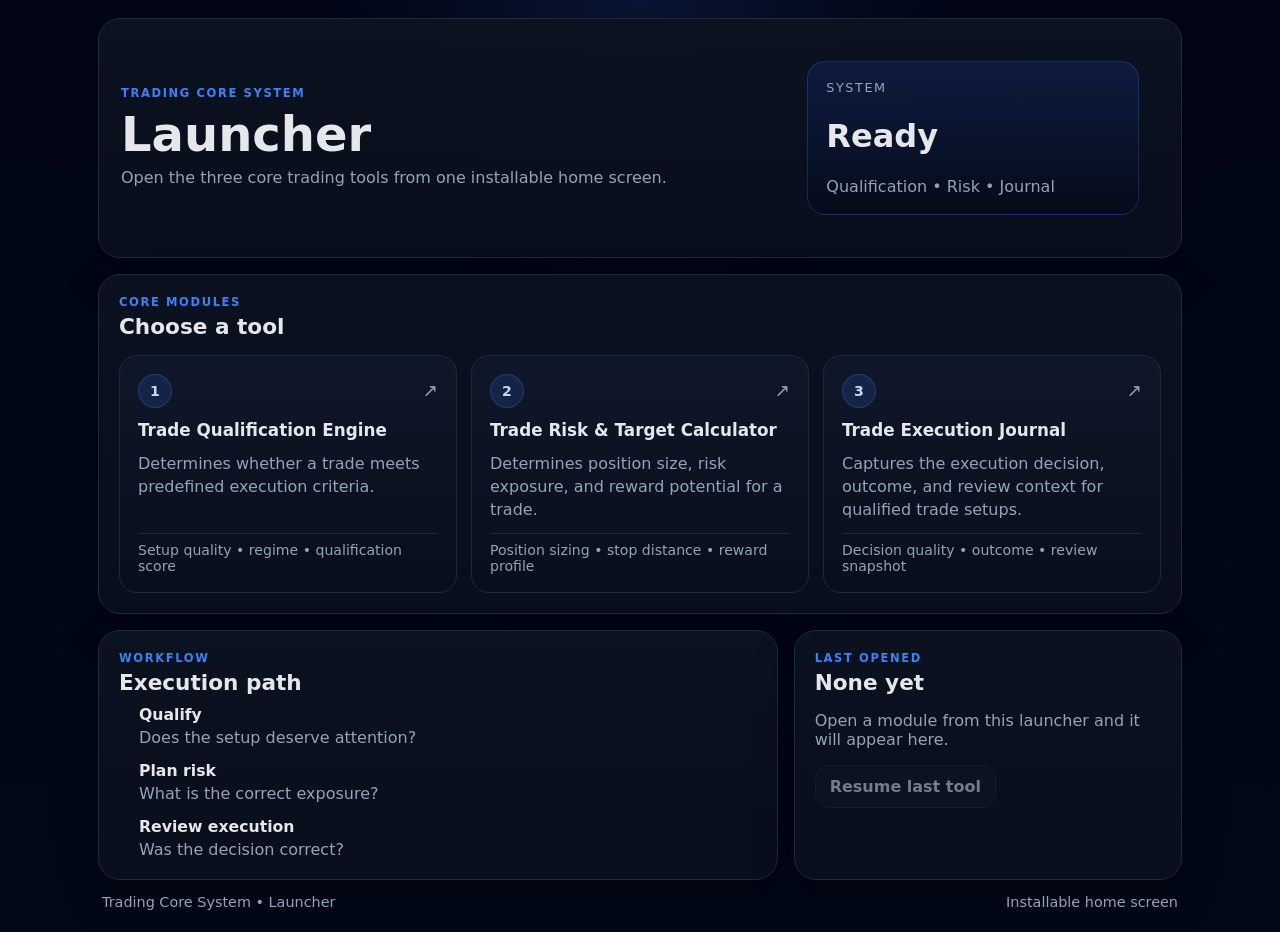
<file: index.html>
<!doctype html>
<html lang="en">
<head>
  <meta charset="utf-8" />
  <meta name="viewport" content="width=device-width, initial-scale=1" />
  <meta name="theme-color" content="#020617" />
  <meta name="description" content="Trading Core System launcher for Qualification, Risk, and Journal tools." />
  <title>Trading Core System</title>
  <link rel="manifest" href="manifest.webmanifest" />
  <link rel="stylesheet" href="styles.css" />
</head>
<body>
  <div class="shell">
    <header class="hero card">
      <div class="hero-copy">
        <div class="eyebrow">Trading Core System</div>
        <h1>Launcher</h1>
        <p class="subtitle">Open the three core trading tools from one installable home screen.</p>
      </div>
      <div class="hero-side">
        <div class="status-card">
          <div class="status-label">System</div>
          <div class="status-value">Ready</div>
          <div class="status-meta">Qualification • Risk • Journal</div>
        </div>
      </div>
    </header>

    <main class="grid">
      <section class="card stack span-2">
        <div class="section-head">
          <div>
            <div class="section-label">Core Modules</div>
            <h2>Choose a tool</h2>
          </div>
          <button id="installBtn" class="btn btn-primary" hidden>Install</button>
        </div>

        <div class="tool-grid">
          <a class="tool-card" href="./qualification/index.html" data-tool="qualification">
            <div class="tool-top">
              <span class="tool-tag">1</span>
              <span class="open-arrow">↗</span>
            </div>
            <h3>Trade Qualification Engine</h3>
            <p>Determines whether a trade meets predefined execution criteria.</p>
            <div class="tool-meta">Setup quality • regime • qualification score</div>
          </a>

          <a class="tool-card" href="./risk/index.html" data-tool="risk">
            <div class="tool-top">
              <span class="tool-tag">2</span>
              <span class="open-arrow">↗</span>
            </div>
            <h3>Trade Risk &amp; Target Calculator</h3>
            <p>Determines position size, risk exposure, and reward potential for a trade.</p>
            <div class="tool-meta">Position sizing • stop distance • reward profile</div>
          </a>

          <a class="tool-card" href="./journal/index.html" data-tool="journal">
            <div class="tool-top">
              <span class="tool-tag">3</span>
              <span class="open-arrow">↗</span>
            </div>
            <h3>Trade Execution Journal</h3>
            <p>Captures the execution decision, outcome, and review context for qualified trade setups.</p>
            <div class="tool-meta">Decision quality • outcome • review snapshot</div>
          </a>
        </div>
      </section>

      <section class="card stack">
        <div class="section-label">Workflow</div>
        <h2>Execution path</h2>
        <ol class="flow-list">
          <li><strong>Qualify</strong><span>Does the setup deserve attention?</span></li>
          <li><strong>Plan risk</strong><span>What is the correct exposure?</span></li>
          <li><strong>Review execution</strong><span>Was the decision correct?</span></li>
        </ol>
      </section>

      <section class="card stack">
        <div class="section-label">Last Opened</div>
        <h2 id="lastOpenedTitle">None yet</h2>
        <p id="lastOpenedMeta" class="muted">Open a module from this launcher and it will appear here.</p>
        <button id="resumeBtn" class="btn btn-secondary" disabled>Resume last tool</button>
      </section>
    </main>

    <footer class="footer">
      <span>Trading Core System • Launcher</span>
      <span>Installable home screen</span>
    </footer>
  </div>

  <script src="app.js" defer></script>
</body>
</html>
</file>
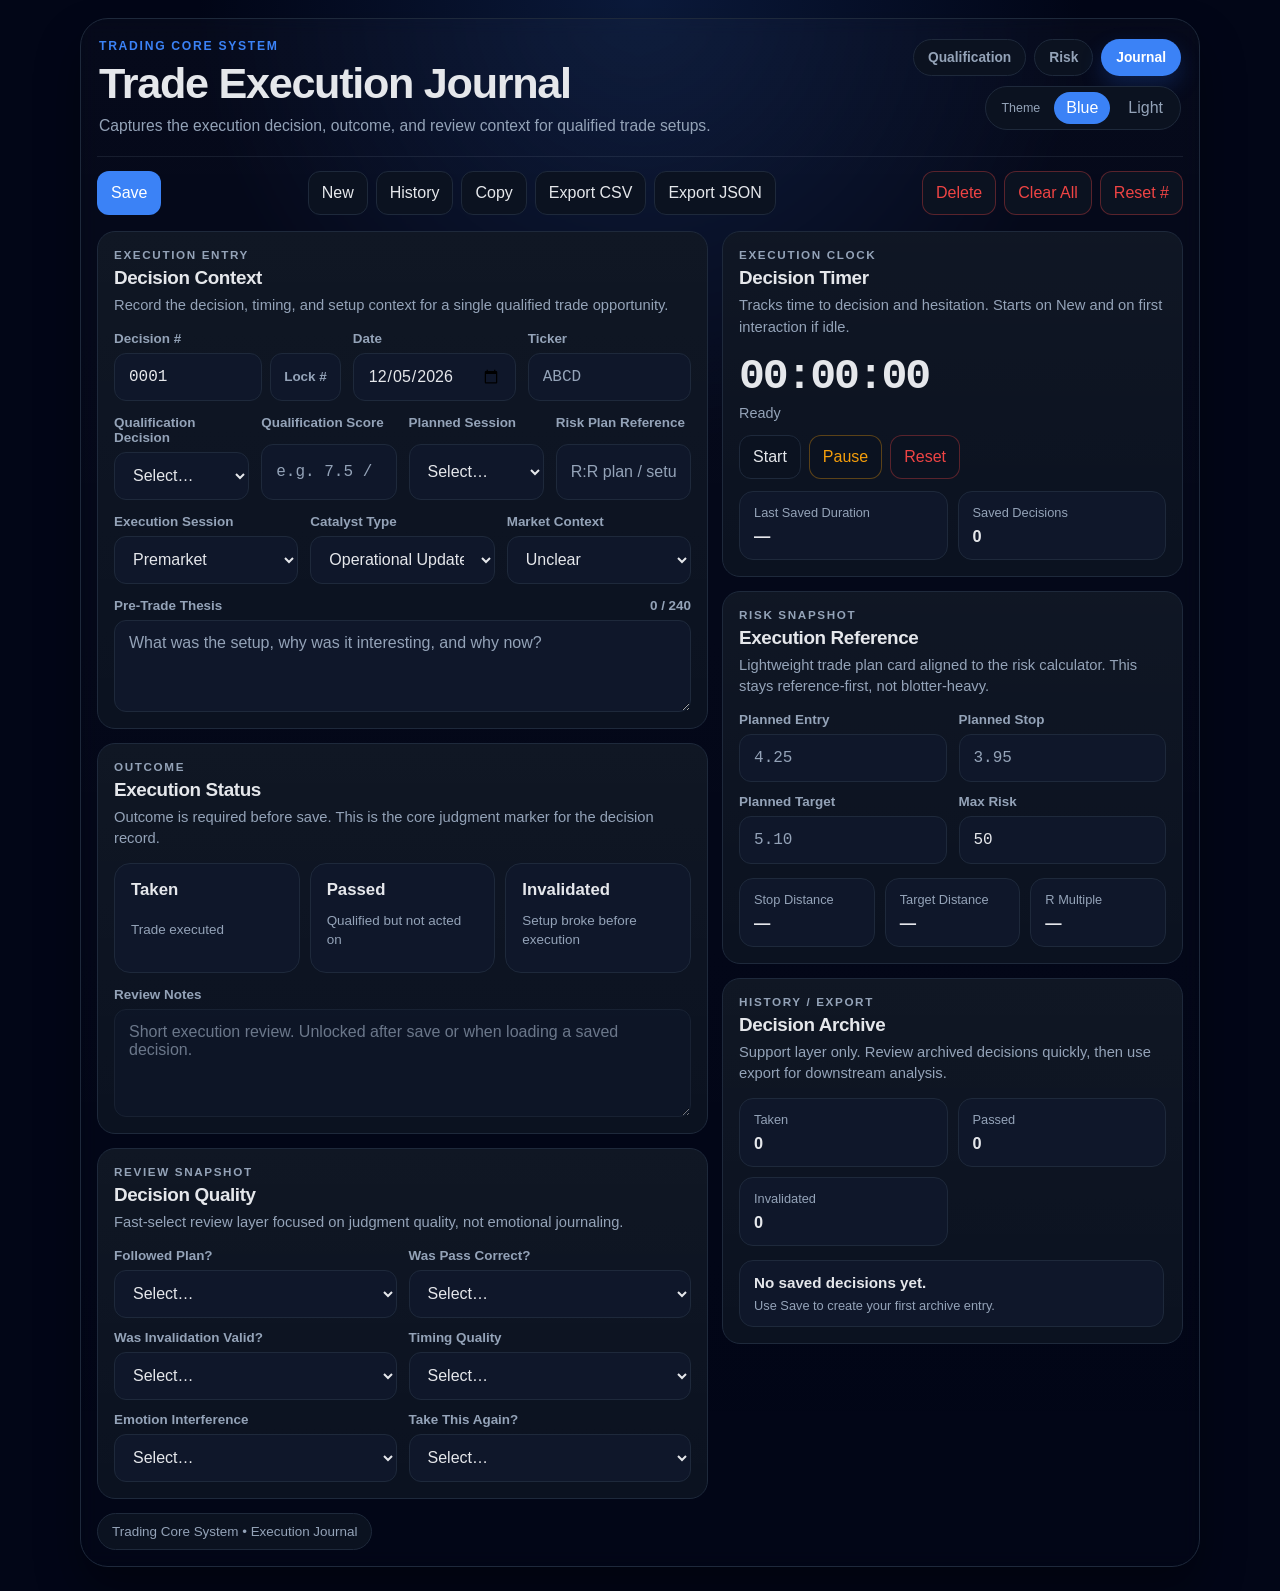
<file: journal/index.html>
<!DOCTYPE html>
<html lang="en">
<head>
  <meta charset="UTF-8" />
  <meta name="viewport" content="width=device-width, initial-scale=1.0, viewport-fit=cover" />
  <title>Trade Execution Journal</title>
  <meta name="theme-color" content="#020617" />
  <meta name="description" content="Captures the execution decision, outcome, and review context for qualified trade setups." />
  <link rel="manifest" href="manifest.webmanifest" />
  <link rel="stylesheet" href="styles.css" />
</head>
<body>
  <div class="shell">
    <div class="frame">
      <header class="app-header">
        <div class="brand-block">
          <p class="eyebrow">Trading Core System</p>
          <h1>Trade Execution Journal</h1>
          <p class="subtitle">Captures the execution decision, outcome, and review context for qualified trade setups.</p>
        </div>

        <div class="header-tools">
          <nav class="top-nav" aria-label="Trading Core System modules">
  <a href="../qualification/index.html" class="top-nav-link">Qualification</a>
  <a href="../risk/index.html" class="top-nav-link">Risk</a>
  <a href="../journal/index.html" class="top-nav-link is-active" aria-current="page">Journal</a>
</nav>

          <div class="theme-toggle" id="themeToggle" aria-label="Theme toggle">
            <span>Theme</span>
            <button type="button" data-theme="blue" class="active">Blue</button>
            <button type="button" data-theme="light">Light</button>
          </div>
        </div>
      </header>

      <nav class="action-bar" aria-label="Journal actions">
        <div class="action-group action-group-primary">
          <button type="button" class="btn btn-primary" id="btnSave">Save</button>
        </div>
        <div class="action-group">
          <button type="button" class="btn" id="btnNew">New</button>
          <button type="button" class="btn" id="btnHistory">History</button>
          <button type="button" class="btn" id="btnCopy">Copy</button>
          <button type="button" class="btn" id="btnExportCSV">Export CSV</button>
          <button type="button" class="btn" id="btnExportJSON">Export JSON</button>
        </div>
        <div class="action-group action-group-danger">
          <button type="button" class="btn btn-danger" id="btnDelete">Delete</button>
          <button type="button" class="btn btn-danger" id="btnClearAll">Clear All</button>
          <button type="button" class="btn btn-danger" id="btnResetCounter">Reset #</button>
        </div>
      </nav>

      <main class="main-grid">
        <section class="left-column">
          <section class="card section-card">
            <div class="section-head">
              <p class="section-kicker">Execution Entry</p>
              <h2>Decision Context</h2>
              <p class="helper">Record the decision, timing, and setup context for a single qualified trade opportunity.</p>
            </div>

            <div class="identity-grid">
              <label class="field field-compact">
                <span>Decision #</span>
                <div class="field-inline">
                  <input id="decisionNo" class="mono" type="text" inputmode="numeric" placeholder="0001" />
                  <label class="lock-pill" title="Lock decision number">
                    <input id="lockDecision" type="checkbox" />
                    <span>Lock #</span>
                  </label>
                </div>
              </label>

              <label class="field field-compact">
                <span>Date</span>
                <input id="date" type="date" />
              </label>

              <label class="field field-compact">
                <span>Ticker</span>
                <input id="ticker" class="mono" type="text" maxlength="10" autocomplete="off" placeholder="ABCD" />
              </label>
            </div>

            <div class="input-grid input-grid-4">
              <label class="field">
                <span>Qualification Decision</span>
                <select id="qualificationDecision">
                  <option value="">Select…</option>
                  <option>Qualified</option>
                  <option>Borderline</option>
                  <option>Rejected</option>
                </select>
              </label>

              <label class="field">
                <span>Qualification Score</span>
                <input id="qualificationScore" type="text" class="mono" placeholder="e.g. 7.5 / 10" />
              </label>

              <label class="field">
                <span>Planned Session</span>
                <select id="plannedSession">
                  <option value="">Select…</option>
                  <option>Premarket</option>
                  <option>Open (9:30–10:30)</option>
                  <option>Midday</option>
                  <option>Power Hour</option>
                  <option>After Hours</option>
                </select>
              </label>

              <label class="field">
                <span>Risk Plan Reference</span>
                <input id="riskPlanReference" type="text" placeholder="R:R plan / setup ref" />
              </label>
            </div>

            <div class="input-grid input-grid-3">
              <label class="field">
                <span>Execution Session</span>
                <select id="session">
                  <option>Premarket</option>
                  <option>Open (9:30–10:30)</option>
                  <option>Midday</option>
                  <option>Power Hour</option>
                  <option>After Hours</option>
                </select>
              </label>

              <label class="field">
                <span>Catalyst Type</span>
                <select id="catalyst">
                  <option>Clinical Data</option>
                  <option>Regulatory</option>
                  <option>Financial</option>
                  <option>M&amp;A</option>
                  <option>Operational Update</option>
                  <option>Corporate Strategy / Business Transformation</option>
                  <option>Leadership Change</option>
                  <option>Legal</option>
                  <option>IP/Patent</option>
                  <option>Other / None</option>
                </select>
              </label>

              <label class="field">
                <span>Market Context</span>
                <select id="marketState">
                  <option>Unclear</option>
                  <option>Trend Day</option>
                  <option>Choppy</option>
                  <option>Risk-On</option>
                  <option>Risk-Off</option>
                </select>
              </label>
            </div>

            <div class="field field-full">
              <div class="field-headline">
                <span>Pre-Trade Thesis</span>
                <span class="char-counter" id="charCounter">0 / 240</span>
              </div>
              <textarea id="thesis" maxlength="240" placeholder="What was the setup, why was it interesting, and why now?"></textarea>
            </div>
          </section>

          <section class="card section-card">
            <div class="section-head">
              <p class="section-kicker">Outcome</p>
              <h2>Execution Status</h2>
              <p class="helper">Outcome is required before save. This is the core judgment marker for the decision record.</p>
            </div>

            <div class="outcome-grid" id="outcomeRow">
              <label class="outcome-card outcome-taken" data-val="Taken">
                <input type="radio" name="outcome" value="Taken" />
                <span class="outcome-label">Taken</span>
                <span class="outcome-sub">Trade executed</span>
              </label>
              <label class="outcome-card outcome-passed" data-val="Passed">
                <input type="radio" name="outcome" value="Passed" />
                <span class="outcome-label">Passed</span>
                <span class="outcome-sub">Qualified but not acted on</span>
              </label>
              <label class="outcome-card outcome-invalidated" data-val="Invalidated">
                <input type="radio" name="outcome" value="Invalidated" />
                <span class="outcome-label">Invalidated</span>
                <span class="outcome-sub">Setup broke before execution</span>
              </label>
            </div>

            <label class="field field-full">
              <span>Review Notes</span>
              <textarea id="outcomeNotes" class="notes" placeholder="Short execution review. Unlocked after save or when loading a saved decision."></textarea>
            </label>
          </section>

          <section class="card section-card">
            <div class="section-head">
              <p class="section-kicker">Review Snapshot</p>
              <h2>Decision Quality</h2>
              <p class="helper">Fast-select review layer focused on judgment quality, not emotional journaling.</p>
            </div>

            <div class="review-grid">
              <label class="field">
                <span>Followed Plan?</span>
                <select id="followedPlan">
                  <option value="">Select…</option>
                  <option>Yes</option>
                  <option>No</option>
                  <option>Partial</option>
                </select>
              </label>

              <label class="field">
                <span>Was Pass Correct?</span>
                <select id="passCorrect">
                  <option value="">Select…</option>
                  <option>Yes</option>
                  <option>No</option>
                  <option>N/A</option>
                </select>
              </label>

              <label class="field">
                <span>Was Invalidation Valid?</span>
                <select id="invalidationValid">
                  <option value="">Select…</option>
                  <option>Yes</option>
                  <option>No</option>
                  <option>N/A</option>
                </select>
              </label>

              <label class="field">
                <span>Timing Quality</span>
                <select id="timingQuality">
                  <option value="">Select…</option>
                  <option>Good</option>
                  <option>Late</option>
                  <option>Early</option>
                </select>
              </label>

              <label class="field">
                <span>Emotion Interference</span>
                <select id="emotionInterference">
                  <option value="">Select…</option>
                  <option>None</option>
                  <option>Mild</option>
                  <option>High</option>
                </select>
              </label>

              <label class="field">
                <span>Take This Again?</span>
                <select id="takeAgain">
                  <option value="">Select…</option>
                  <option>Yes</option>
                  <option>No</option>
                  <option>Maybe</option>
                </select>
              </label>
            </div>
          </section>
        </section>

        <section class="right-column">
          <section class="card section-card timer-section">
            <div class="section-head">
              <p class="section-kicker">Execution Clock</p>
              <h2>Decision Timer</h2>
              <p class="helper">Tracks time to decision and hesitation. Starts on New and on first interaction if idle.</p>
            </div>

            <div class="timer-card">
              <div class="timer-head">
                <div>
                  <div class="timer-value mono" id="timerClock">00:00:00</div>
                  <div class="timer-status" id="timerStatus">Ready</div>
                </div>
                <div class="timer-actions">
                  <button type="button" class="btn" id="btnTimerStart">Start</button>
                  <button type="button" class="btn btn-warn" id="btnTimerPause">Pause</button>
                  <button type="button" class="btn btn-danger" id="btnTimerReset">Reset</button>
                </div>
              </div>

              <div class="timer-stats">
                <article class="mini-stat">
                  <span>Last Saved Duration</span>
                  <strong id="statLastDur">—</strong>
                </article>
                <article class="mini-stat">
                  <span>Saved Decisions</span>
                  <strong id="statSaved">0</strong>
                </article>
              </div>
            </div>
          </section>

          <section class="card section-card">
            <div class="section-head">
              <p class="section-kicker">Risk Snapshot</p>
              <h2>Execution Reference</h2>
              <p class="helper">Lightweight trade plan card aligned to the risk calculator. This stays reference-first, not blotter-heavy.</p>
            </div>

            <div class="input-grid input-grid-2">
              <label class="field">
                <span>Planned Entry</span>
                <input id="plannedEntry" class="mono" type="number" step="0.0001" placeholder="4.25" />
              </label>

              <label class="field">
                <span>Planned Stop</span>
                <input id="plannedStop" class="mono" type="number" step="0.0001" placeholder="3.95" />
              </label>

              <label class="field">
                <span>Planned Target</span>
                <input id="plannedTarget" class="mono" type="number" step="0.0001" placeholder="5.10" />
              </label>

              <label class="field">
                <span>Max Risk</span>
                <input id="maxRisk" class="mono" type="number" step="1" placeholder="50" />
              </label>
            </div>

            <div class="derived-grid">
              <article class="secondary-card">
                <span class="secondary-label">Stop Distance</span>
                <strong id="stopDistance" class="secondary-value">—</strong>
              </article>
              <article class="secondary-card">
                <span class="secondary-label">Target Distance</span>
                <strong id="targetDistance" class="secondary-value">—</strong>
              </article>
              <article class="secondary-card">
                <span class="secondary-label">R Multiple</span>
                <strong id="roughR" class="secondary-value">—</strong>
              </article>
            </div>
          </section>

          <section class="card section-card">
            <div class="section-head">
              <p class="section-kicker">History / Export</p>
              <h2>Decision Archive</h2>
              <p class="helper">Support layer only. Review archived decisions quickly, then use export for downstream analysis.</p>
            </div>

            <div class="archive-summary">
              <article class="mini-stat">
                <span>Taken</span>
                <strong id="statTaken">0</strong>
              </article>
              <article class="mini-stat">
                <span>Passed</span>
                <strong id="statPassed">0</strong>
              </article>
              <article class="mini-stat">
                <span>Invalidated</span>
                <strong id="statInvalid">0</strong>
              </article>
            </div>

            <div class="history-list" id="historyList"></div>
          </section>
        </section>
      </main>

      <footer class="app-footer">
        <div class="footer-pill">Trading Core System • Execution Journal</div>
      </footer>
    </div>
  </div>

  <div class="toast" id="toast" aria-live="polite"></div>

  <script src="app.js"></script>
</body>
</html>
</file>
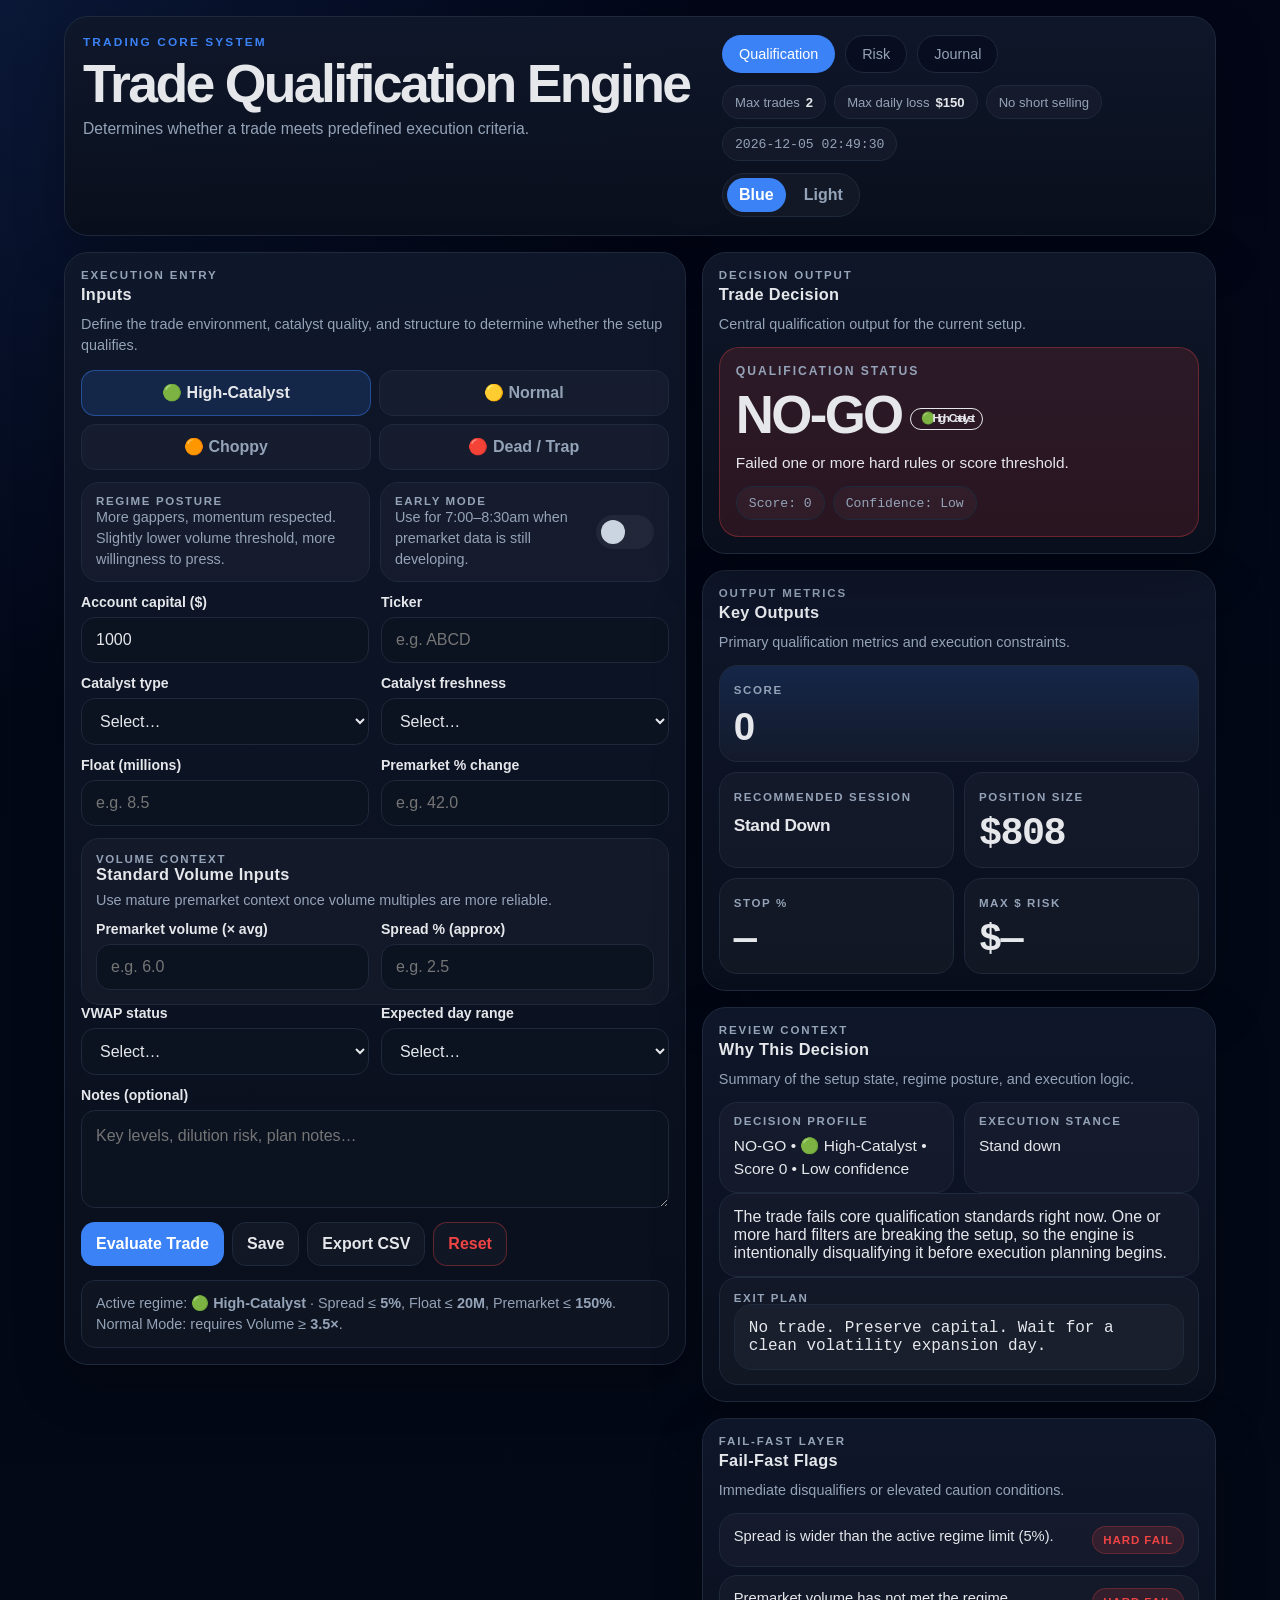
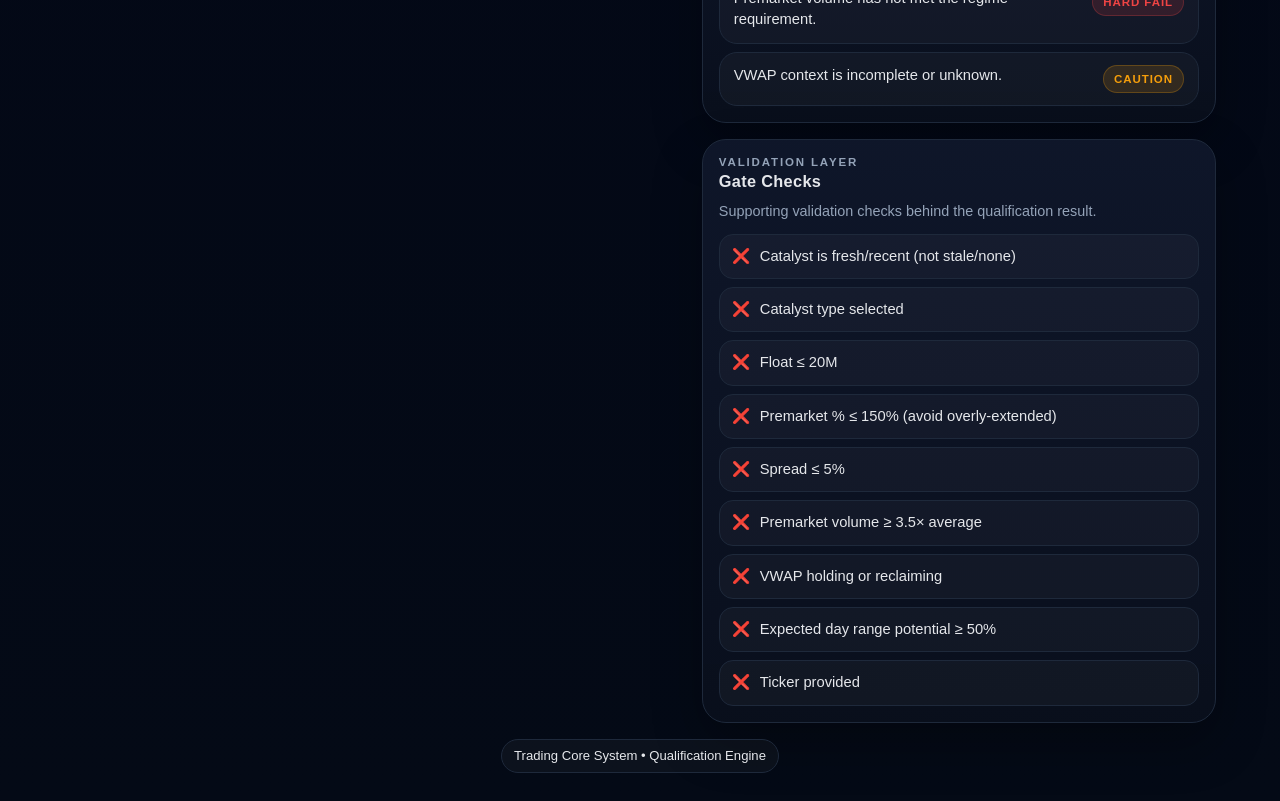
<file: qualification/index.html>
<!DOCTYPE html>
<html lang="en" data-theme="blue">
<head>
  <meta charset="utf-8" />
  <meta name="viewport" content="width=device-width,initial-scale=1,viewport-fit=cover" />
  <title>Trade Qualification Engine</title>
  <meta name="theme-color" content="#020617" />
  <meta name="description" content="Determines whether a trade meets predefined execution criteria." />
  <link rel="manifest" href="manifest.json" />
  <link rel="apple-touch-icon" href="icons/icon-192.png" />
  <link rel="icon" href="icons/icon-192.png" />
  <link rel="stylesheet" href="styles.css" />
</head>
<body>
  <div class="shell">
    <header class="topbar card">
      <div class="brand-block">
        <p class="eyebrow">Trading Core System</p>
        <h1>Trade Qualification Engine</h1>
        <p class="subtitle">Determines whether a trade meets predefined execution criteria.</p>
      </div>

      <div class="topbar-side">
        <nav class="top-nav" aria-label="Trading Core System modules">
  <a href="../qualification/index.html" class="top-nav-link is-active" aria-current="page">Qualification</a>
  <a href="../risk/index.html" class="top-nav-link">Risk</a>
  <a href="../journal/index.html" class="top-nav-link">Journal</a>
</nav>

        <div class="header-meta">
          <div class="meta-pill">Max trades <strong>2</strong></div>
          <div class="meta-pill">Max daily loss <strong>$150</strong></div>
          <div class="meta-pill">No short selling</div>
          <div class="meta-pill mono" id="clock">—</div>
        </div>

        <div class="theme-toggle" id="themeToggle" aria-label="Theme toggle">
          <button type="button" data-theme="blue" class="active">Blue</button>
          <button type="button" data-theme="light">Light</button>
        </div>
      </div>
    </header>

    <main class="app-grid">
      <section class="main-column">
        <section class="card section-card">
          <div class="section-head">
            <div>
              <p class="section-kicker">Execution Entry</p>
              <h2>Inputs</h2>
            </div>
            <p class="helper">Define the trade environment, catalyst quality, and structure to determine whether the setup qualifies.</p>
          </div>

          <nav class="regime-tabs" aria-label="Day Regime">
            <button type="button" class="active" data-regime="GREEN">🟢 High-Catalyst</button>
            <button type="button" data-regime="YELLOW">🟡 Normal</button>
            <button type="button" data-regime="ORANGE">🟠 Choppy</button>
            <button type="button" data-regime="RED">🔴 Dead / Trap</button>
          </nav>

          <div class="topline-row">
            <div class="regime-panel">
              <div class="mini-label">Regime posture</div>
              <div class="regime-note" id="regimeHint">—</div>
            </div>

            <div class="early-mode-wrap">
              <div>
                <div class="mini-label">Early Mode</div>
                <div class="toggle-copy">Use for 7:00–8:30am when premarket data is still developing.</div>
              </div>
              <div class="switch" id="earlySwitch" role="switch" aria-checked="false" tabindex="0" title="Use for 7:00–8:30am when premarket data is still developing"></div>
            </div>
          </div>

          <div class="form-grid">
            <label class="field">
              <span>Account capital ($)</span>
              <input id="capital" type="number" inputmode="decimal" min="0" step="1" value="1000" />
            </label>

            <label class="field">
              <span>Ticker</span>
              <input id="ticker" type="text" placeholder="e.g. ABCD" maxlength="10" />
            </label>

            <label class="field">
              <span>Catalyst type</span>
              <div class="select-wrap">
                <select id="catalystType">
                  <option value="">Select…</option>
                  <option>Clinical Data</option>
                  <option>Regulatory</option>
                  <option>Financial</option>
                  <option>M&amp;A</option>
                  <option>Leadership Change</option>
                  <option>Legal</option>
                  <option>IP/Patent</option>
                  <option>Operational Update</option>
                  <option>Corporate Strategy / Business Transformation</option>
                  <option>Other</option>
                </select>
              </div>
            </label>

            <label class="field">
              <span>Catalyst freshness</span>
              <div class="select-wrap">
                <select id="catalystFresh">
                  <option value="">Select…</option>
                  <option value="FRESH">Fresh (today / overnight)</option>
                  <option value="RECENT">Recent (1–3 days)</option>
                  <option value="STALE">Stale (4+ days)</option>
                  <option value="NONE">No clear catalyst</option>
                </select>
              </div>
            </label>

            <label class="field">
              <span>Float (millions)</span>
              <input id="floatM" type="number" inputmode="decimal" min="0" step="0.1" placeholder="e.g. 8.5" />
            </label>

            <label class="field">
              <span>Premarket % change</span>
              <input id="pmPct" type="number" inputmode="decimal" step="0.1" placeholder="e.g. 42.0" />
            </label>
          </div>

          <div id="earlyBlock" class="mode-block" hidden>
            <div class="mode-head">
              <div>
                <div class="mini-label">Checkpoint Mode</div>
                <h3>Early Mode Checkpoint</h3>
              </div>
              <p>Use absolute share checkpoints while premarket volume is still forming.</p>
            </div>

            <div class="form-grid compact-grid">
              <label class="field">
                <span>Time checkpoint (Early)</span>
                <div class="select-wrap">
                  <select id="checkpoint">
                    <option value="0715">7:00–7:15</option>
                    <option value="0745">7:15–7:45</option>
                    <option value="0830" selected>7:45–8:30</option>
                    <option value="0915">8:30–9:15</option>
                  </select>
                </div>
              </label>

              <label class="field">
                <span>Premarket volume (shares)</span>
                <input id="absVol" type="number" inputmode="numeric" step="1" placeholder="e.g. 250000" />
              </label>
            </div>

            <div class="helper helper-tight mode-note" id="earlyHint">—</div>
          </div>

          <div id="normalVolBlock" class="mode-block">
            <div class="mode-head">
              <div>
                <div class="mini-label">Volume Context</div>
                <h3>Standard Volume Inputs</h3>
              </div>
              <p>Use mature premarket context once volume multiples are more reliable.</p>
            </div>

            <div class="form-grid compact-grid">
              <label class="field">
                <span>Premarket volume (× avg)</span>
                <input id="volX" type="number" inputmode="decimal" step="0.1" placeholder="e.g. 6.0" />
              </label>

              <label class="field">
                <span>Spread % (approx)</span>
                <input id="spreadPct" type="number" inputmode="decimal" step="0.1" placeholder="e.g. 2.5" />
              </label>
            </div>
          </div>

          <div id="spreadAlways" class="mode-block" hidden>
            <div class="mode-head">
              <div>
                <div class="mini-label">Spread Context</div>
                <h3>Early Mode Spread Context</h3>
              </div>
              <p>Spread still matters even when using checkpoint-based volume validation.</p>
            </div>

            <div class="form-grid compact-grid">
              <label class="field">
                <span>Spread % (approx)</span>
                <input id="spreadPct2" type="number" inputmode="decimal" step="0.1" placeholder="e.g. 2.5" />
              </label>

              <label class="field">
                <span>(Optional) Premarket vol × avg</span>
                <input id="volX2" type="number" inputmode="decimal" step="0.1" placeholder="e.g. 2.0" />
              </label>
            </div>
          </div>

          <div class="form-grid">
            <label class="field">
              <span>VWAP status</span>
              <div class="select-wrap">
                <select id="vwap">
                  <option value="">Select…</option>
                  <option value="ABOVE">Above VWAP / holding</option>
                  <option value="RECLAIM">Reclaiming VWAP</option>
                  <option value="BELOW">Below VWAP / failing</option>
                  <option value="NA">Unknown</option>
                </select>
              </div>
            </label>

            <label class="field">
              <span>Expected day range</span>
              <div class="select-wrap">
                <select id="rangeExp">
                  <option value="">Select…</option>
                  <option value="LOW">&lt; 30%</option>
                  <option value="MED">30–50%</option>
                  <option value="HIGH">50–100%</option>
                  <option value="EXT">100%+</option>
                </select>
              </div>
            </label>

            <label class="field field-full">
              <span>Notes (optional)</span>
              <textarea id="notes" placeholder="Key levels, dilution risk, plan notes…"></textarea>
            </label>
          </div>

          <div class="action-row">
            <button id="evalBtn" type="button" class="btn btn-primary">Evaluate Trade</button>
            <button id="saveBtn" type="button" class="btn btn-secondary">Save</button>
            <button id="exportBtn" type="button" class="btn btn-secondary">Export CSV</button>
            <button id="resetBtn" type="button" class="btn btn-danger">Reset</button>
          </div>

          <div class="helper thresholds" id="thresholdsNote">—</div>
        </section>
      </section>

      <section class="side-column">
        <section class="card section-card decision-anchor">
          <div class="section-head tight">
            <div>
              <p class="section-kicker">Decision Output</p>
              <h2>Trade Decision</h2>
            </div>
            <p class="helper">Central qualification output for the current setup.</p>
          </div>

          <div class="decision-panel state-no-go" id="statusBox">
            <p class="decision-kicker">Qualification Status</p>
            <div class="decision-line" id="decisionLine">NO-GO</div>
            <div class="decision-why" id="decisionWhy">Fill inputs and evaluate.</div>

            <div class="decision-meta">
              <div class="decision-chip mono" id="scoreBadge">Score: --</div>
              <div class="decision-chip mono" id="confidenceBadge">Confidence: --</div>
            </div>
          </div>
        </section>

        <section class="card section-card">
          <div class="section-head tight">
            <div>
              <p class="section-kicker">Output Metrics</p>
              <h2>Key Outputs</h2>
            </div>
            <p class="helper">Primary qualification metrics and execution constraints.</p>
          </div>

          <div class="metrics-grid">
            <article class="metric-card metric-card-hero">
              <span class="metric-label">Score</span>
              <strong class="metric-value" id="scoreMetric">—</strong>
            </article>

            <article class="metric-card">
              <span class="metric-label">Recommended session</span>
              <strong class="metric-value metric-value-small" id="recSession">—</strong>
            </article>

            <article class="metric-card">
              <span class="metric-label">Position size</span>
              <strong class="metric-value mono" id="posSize">$—</strong>
            </article>

            <article class="metric-card">
              <span class="metric-label">Stop %</span>
              <strong class="metric-value mono" id="stopPct">—</strong>
            </article>

            <article class="metric-card">
              <span class="metric-label">Max $ risk</span>
              <strong class="metric-value mono" id="maxRisk">$—</strong>
            </article>
          </div>
        </section>

        <section class="card section-card">
          <div class="section-head tight">
            <div>
              <p class="section-kicker">Review Context</p>
              <h2>Why This Decision</h2>
            </div>
            <p class="helper">Summary of the setup state, regime posture, and execution logic.</p>
          </div>

          <div class="summary-grid">
            <div class="summary-box">
              <div class="summary-label">Decision profile</div>
              <div class="summary-value" id="decisionProfile">—</div>
            </div>
            <div class="summary-box">
              <div class="summary-label">Execution stance</div>
              <div class="summary-value" id="executionStance">—</div>
            </div>
          </div>

          <div class="narrative-block" id="reasonNarrative">No evaluation yet.</div>

          <div class="exit-plan-block">
            <div class="summary-label">Exit plan</div>
            <div class="narrative-block mono" id="exitPlan">—</div>
          </div>
        </section>

        <section class="card section-card">
          <div class="section-head tight">
            <div>
              <p class="section-kicker">Fail-Fast Layer</p>
              <h2>Fail-Fast Flags</h2>
            </div>
            <p class="helper">Immediate disqualifiers or elevated caution conditions.</p>
          </div>

          <div id="failFastList" class="flag-list">
            <div class="empty-state">No evaluation yet.</div>
          </div>
        </section>

        <section class="card section-card">
          <div class="section-head tight">
            <div>
              <p class="section-kicker">Validation Layer</p>
              <h2>Gate Checks</h2>
            </div>
            <p class="helper">Supporting validation checks behind the qualification result.</p>
          </div>

          <ul id="checksList" class="checks-list"></ul>
        </section>
      </section>
    </main>

    <footer class="app-footer">
      <div class="footer-pill">Trading Core System • Qualification Engine</div>
    </footer>
  </div>

  <script src="app.js"></script>
</body>
</html>
</file>
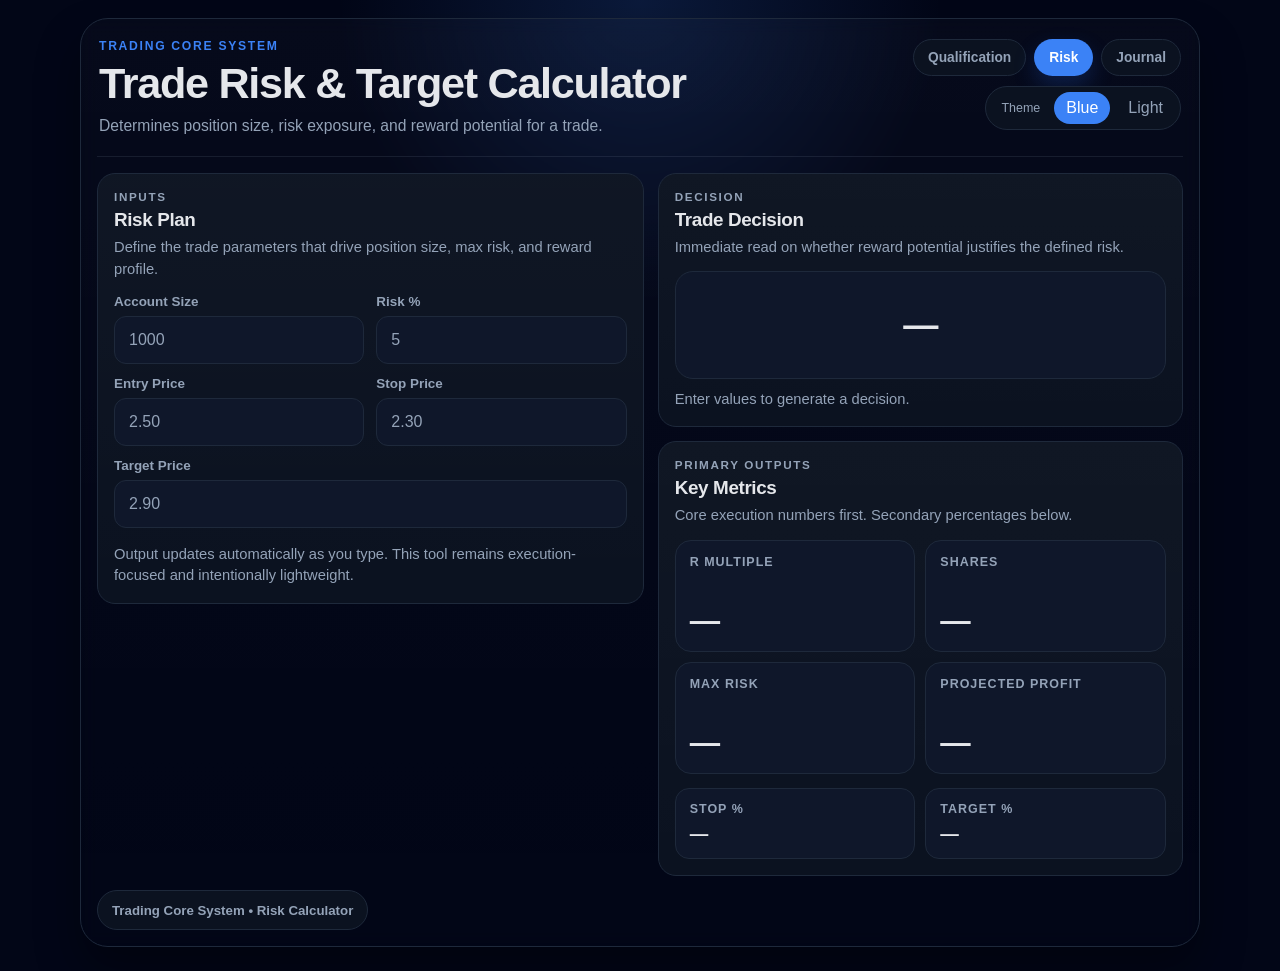
<file: risk/index.html>
<!DOCTYPE html>
<html lang="en">
<head>
  <meta charset="UTF-8" />
  <meta name="viewport" content="width=device-width, initial-scale=1.0, viewport-fit=cover" />
  <title>Trade Risk &amp; Target Calculator</title>
  <meta name="theme-color" content="#020617" />
  <meta name="description" content="Determines position size, risk exposure, and reward potential for a trade." />
  <link rel="manifest" href="manifest.json" />
  <link rel="stylesheet" href="styles.css" />
</head>
<body>
  <div class="shell">
    <div class="frame">
      <header class="app-header">
        <div class="brand-block">
          <p class="eyebrow">Trading Core System</p>
          <h1>Trade Risk &amp; Target Calculator</h1>
          <p class="subtitle">Determines position size, risk exposure, and reward potential for a trade.</p>
        </div>

        <div class="header-tools">
          <nav class="top-nav" aria-label="Trading Core System modules">
  <a href="../qualification/index.html" class="top-nav-link">Qualification</a>
  <a href="../risk/index.html" class="top-nav-link is-active" aria-current="page">Risk</a>
  <a href="../journal/index.html" class="top-nav-link">Journal</a>
</nav>

          <div class="theme-toggle" id="themeToggle" aria-label="Theme toggle">
            <span>Theme</span>
            <button type="button" data-theme="blue" class="active">Blue</button>
            <button type="button" data-theme="light">Light</button>
          </div>
        </div>
      </header>

      <main class="main-grid">
        <section class="left-column">
          <section class="card section-card">
            <div class="section-head">
              <p class="section-kicker">Inputs</p>
              <h2>Risk Plan</h2>
              <p class="helper">Define the trade parameters that drive position size, max risk, and reward profile.</p>
            </div>

            <div class="input-grid">
              <label class="field">
                <span>Account Size</span>
                <input id="account" type="number" inputmode="decimal" placeholder="1000" />
              </label>

              <label class="field">
                <span>Risk %</span>
                <input id="riskPercent" type="number" inputmode="decimal" placeholder="5" />
              </label>

              <label class="field">
                <span>Entry Price</span>
                <input id="entry" type="number" inputmode="decimal" placeholder="2.50" />
              </label>

              <label class="field">
                <span>Stop Price</span>
                <input id="stop" type="number" inputmode="decimal" placeholder="2.30" />
              </label>

              <label class="field field-full">
                <span>Target Price</span>
                <input id="target" type="number" inputmode="decimal" placeholder="2.90" />
              </label>
            </div>

            <div class="helper helper-compact">Output updates automatically as you type. This tool remains execution-focused and intentionally lightweight.</div>
          </section>
        </section>

        <section class="right-column">
          <section class="card section-card decision-section">
            <div class="section-head">
              <p class="section-kicker">Decision</p>
              <h2>Trade Decision</h2>
              <p class="helper">Immediate read on whether reward potential justifies the defined risk.</p>
            </div>

            <div class="decision-card">
              <div id="decisionBox" class="decision decision-neutral">—</div>
              <div id="decisionSubtext" class="decision-subtext">Enter values to generate a decision.</div>
            </div>
          </section>

          <section class="card section-card">
            <div class="section-head">
              <p class="section-kicker">Primary Outputs</p>
              <h2>Key Metrics</h2>
              <p class="helper">Core execution numbers first. Secondary percentages below.</p>
            </div>

            <div class="metrics-grid">
              <article class="metric-card metric-card-hero">
                <span class="metric-label">R Multiple</span>
                <strong id="rMultiple" class="metric-value">—</strong>
              </article>

              <article class="metric-card metric-card-hero">
                <span class="metric-label">Shares</span>
                <strong id="shares" class="metric-value">—</strong>
              </article>

              <article class="metric-card metric-card-hero">
                <span class="metric-label">Max Risk</span>
                <strong id="maxRisk" class="metric-value">—</strong>
              </article>

              <article class="metric-card metric-card-hero">
                <span class="metric-label">Projected Profit</span>
                <strong id="profit" class="metric-value">—</strong>
              </article>
            </div>

            <div class="secondary-grid">
              <article class="secondary-card">
                <span class="secondary-label">Stop %</span>
                <strong id="stopPct" class="secondary-value">—</strong>
              </article>

              <article class="secondary-card">
                <span class="secondary-label">Target %</span>
                <strong id="targetPct" class="secondary-value">—</strong>
              </article>
            </div>
          </section>
        </section>
      </main>

      <footer class="app-footer">
        <div class="footer-pill">Trading Core System • Risk Calculator</div>
      </footer>
    </div>
  </div>

  <script src="app.js"></script>
</body>
</html>
</file>
<file: styles.css>
:root {
  --bg: #020617;
  --panel: #020617;
  --card: #0b1220;
  --text: #e5e7eb;
  --muted: #94a3b8;
  --border: #1e293b;
  --accent: #3b82f6;
  --accent-2: #1d4ed8;
  --shadow: 0 18px 40px rgba(0, 0, 0, 0.32);
}

* { box-sizing: border-box; }
html, body { margin: 0; padding: 0; }
body {
  min-height: 100vh;
  font-family: Inter, system-ui, -apple-system, BlinkMacSystemFont, "Segoe UI", sans-serif;
  background:
    radial-gradient(circle at top, rgba(59,130,246,0.12), transparent 28%),
    linear-gradient(180deg, #020617 0%, #020817 100%);
  color: var(--text);
}

a { color: inherit; text-decoration: none; }

.shell {
  width: min(1120px, 100%);
  margin: 0 auto;
  padding: 18px;
}

.grid {
  display: grid;
  grid-template-columns: 1.4fr .8fr;
  gap: 16px;
}

.span-2 { grid-column: 1 / -1; }

.card {
  background: linear-gradient(180deg, rgba(11,18,32,0.98), rgba(8,14,27,0.98));
  border: 1px solid var(--border);
  border-radius: 22px;
  box-shadow: var(--shadow);
}

.hero {
  display: grid;
  grid-template-columns: 1.4fr .8fr;
  gap: 16px;
  padding: 22px;
  margin-bottom: 16px;
}

.hero-copy {
  display: flex;
  flex-direction: column;
  justify-content: center;
}

.eyebrow,
.section-label {
  color: var(--accent);
  text-transform: uppercase;
  letter-spacing: .14em;
  font-size: .72rem;
  font-weight: 700;
}

h1 {
  margin: 10px 0 8px;
  font-size: clamp(2rem, 4vw, 3rem);
  line-height: 1.02;
}

h2 {
  margin: 6px 0 0;
  font-size: 1.35rem;
  line-height: 1.1;
}

h3 {
  margin: 0;
  font-size: 1.05rem;
  line-height: 1.2;
}

.subtitle,
.muted,
.tool-card p,
.tool-meta,
.status-meta,
.flow-list span {
  color: var(--muted);
}

.subtitle {
  max-width: 58ch;
  margin: 0;
  font-size: 1rem;
  line-height: 1.5;
}

.hero-side,
.stack {
  padding: 20px;
}

.status-card {
  height: 100%;
  min-height: 154px;
  padding: 18px;
  border: 1px solid rgba(59,130,246,0.24);
  border-radius: 18px;
  background: linear-gradient(180deg, rgba(29,78,216,0.18), rgba(2,6,23,0.3));
  display: flex;
  flex-direction: column;
  justify-content: space-between;
}

.status-label {
  color: var(--muted);
  font-size: .8rem;
  text-transform: uppercase;
  letter-spacing: .12em;
}

.status-value {
  font-size: 2rem;
  font-weight: 800;
}

.section-head {
  display: flex;
  align-items: start;
  justify-content: space-between;
  gap: 14px;
  margin-bottom: 16px;
}

.tool-grid {
  display: grid;
  grid-template-columns: repeat(3, minmax(0, 1fr));
  gap: 14px;
}

.tool-card {
  display: flex;
  flex-direction: column;
  gap: 12px;
  min-height: 220px;
  padding: 18px;
  border: 1px solid var(--border);
  border-radius: 18px;
  background: linear-gradient(180deg, rgba(15,23,42,0.96), rgba(8,14,27,0.96));
  transition: transform .18s ease, border-color .18s ease, box-shadow .18s ease;
}

.tool-card:hover,
.tool-card:focus-visible {
  transform: translateY(-2px);
  border-color: rgba(59,130,246,0.55);
  box-shadow: 0 14px 30px rgba(29,78,216,0.16);
}

.tool-top {
  display: flex;
  align-items: center;
  justify-content: space-between;
}

.tool-tag {
  display: inline-flex;
  align-items: center;
  justify-content: center;
  min-width: 34px;
  height: 34px;
  padding: 0 10px;
  border-radius: 999px;
  background: rgba(59,130,246,0.14);
  border: 1px solid rgba(59,130,246,0.28);
  color: #bfdbfe;
  font-weight: 700;
  font-size: .88rem;
}

.open-arrow {
  color: var(--muted);
  font-size: 1.15rem;
}

.tool-card p {
  margin: 0;
  line-height: 1.45;
  flex: 1;
}

.tool-meta {
  font-size: .88rem;
  padding-top: 8px;
  border-top: 1px solid rgba(148,163,184,0.16);
}

.flow-list {
  margin: 10px 0 0;
  padding-left: 20px;
  display: grid;
  gap: 14px;
}

.flow-list li {
  display: grid;
  gap: 4px;
}

.flow-list strong {
  font-size: .98rem;
}

.btn {
  appearance: none;
  border: 1px solid var(--border);
  border-radius: 14px;
  padding: 11px 14px;
  font: inherit;
  font-weight: 700;
  cursor: pointer;
  transition: transform .16s ease, border-color .16s ease, background .16s ease;
}

.btn:hover,
.btn:focus-visible { transform: translateY(-1px); }

.btn-primary {
  background: linear-gradient(180deg, var(--accent), var(--accent-2));
  border-color: transparent;
  color: white;
}

.btn-secondary {
  background: rgba(15,23,42,0.8);
  color: var(--text);
}

.btn[disabled] {
  opacity: .5;
  cursor: not-allowed;
  transform: none;
}

.footer {
  display: flex;
  justify-content: space-between;
  gap: 12px;
  color: var(--muted);
  font-size: .9rem;
  padding: 14px 4px 4px;
}

@media (max-width: 920px) {
  .hero,
  .grid,
  .tool-grid {
    grid-template-columns: 1fr;
  }

  .hero { padding: 18px; }
  .hero-side,
  .stack { padding: 18px; }
  .tool-card { min-height: 0; }
}

@media (max-width: 600px) {
  .shell { padding: 14px; }
  .section-head,
  .footer {
    flex-direction: column;
    align-items: flex-start;
  }
  h1 { font-size: 2.2rem; }
}
</file>
<file: journal/styles.css>
:root{
  --bg:#020617;
  --panel:#020617;
  --card:#0b1220;
  --card-2:#0f172a;
  --text:#e5e7eb;
  --muted:#94a3b8;
  --border:#1e293b;
  --accent:#3b82f6;
  --accent-soft:rgba(59,130,246,.18);
  --good:#22c55e;
  --good-soft:rgba(34,197,94,.14);
  --warn:#f59e0b;
  --warn-soft:rgba(245,158,11,.14);
  --bad:#ef4444;
  --bad-soft:rgba(239,68,68,.14);
  --shadow:0 24px 44px rgba(0,0,0,.35);
  --radius-xl:24px;
  --radius-lg:18px;
  --radius-md:14px;
  --sans:-apple-system,BlinkMacSystemFont,"Segoe UI",Inter,Roboto,Helvetica,Arial,sans-serif;
  --mono:ui-monospace,SFMono-Regular,Menlo,Monaco,Consolas,"Liberation Mono","Courier New",monospace;
}
html[data-theme="light"]{
  --bg:#edf3ff;
  --panel:#f5f8ff;
  --card:#ffffff;
  --card-2:#f8fbff;
  --text:#122038;
  --muted:#60708d;
  --border:#d8e2f0;
  --accent:#2563eb;
  --accent-soft:rgba(37,99,235,.12);
  --good:#15803d;
  --good-soft:rgba(34,197,94,.12);
  --warn:#a16207;
  --warn-soft:rgba(245,158,11,.12);
  --bad:#b91c1c;
  --bad-soft:rgba(239,68,68,.12);
  --shadow:0 18px 32px rgba(44,72,128,.12);
}
*{box-sizing:border-box}
html{-webkit-text-size-adjust:100%}
body{
  margin:0;
  min-height:100vh;
  font-family:var(--sans);
  color:var(--text);
  background:radial-gradient(circle at top, rgba(59,130,246,.16), transparent 26%), linear-gradient(180deg, var(--panel) 0%, var(--bg) 100%);
  padding:18px 16px calc(24px + env(safe-area-inset-bottom));
}
button,input,select,textarea{font:inherit}
a{color:inherit;text-decoration:none}
.shell{width:min(100%,1120px);margin:0 auto}
.frame{background:linear-gradient(180deg, rgba(255,255,255,.02), rgba(255,255,255,0));border:1px solid var(--border);border-radius:28px;padding:16px;box-shadow:var(--shadow);backdrop-filter:blur(8px)}
.app-header{display:flex;align-items:flex-start;justify-content:space-between;gap:14px;padding:4px 2px 18px;border-bottom:1px solid rgba(148,163,184,.12)}
.brand-block{max-width:700px}.eyebrow{margin:0 0 8px;color:var(--accent);font-size:.76rem;font-weight:700;letter-spacing:.14em;text-transform:uppercase}
h1{margin:0;font-size:clamp(1.9rem,4vw,2.7rem);line-height:1.03;letter-spacing:-.03em}.subtitle{margin:10px 0 0;color:var(--muted);font-size:.98rem;line-height:1.45;max-width:720px}.header-tools{display:flex;flex-direction:column;align-items:flex-end;gap:10px}.top-nav{display:flex;gap:8px;flex-wrap:wrap;justify-content:flex-end}.top-nav-link{padding:10px 14px;border-radius:999px;border:1px solid var(--border);background:var(--card);color:var(--muted);font-size:.86rem;font-weight:600}.top-nav-link.is-active{background:var(--accent);border-color:transparent;color:#fff;box-shadow:0 10px 22px rgba(37,99,235,.22)}.top-nav-link.is-disabled{opacity:.78;cursor:default}
.theme-toggle{display:inline-flex;align-items:center;gap:6px;padding:5px;border-radius:999px;border:1px solid var(--border);background:var(--card)}.theme-toggle span{color:var(--muted);font-size:.78rem;padding:0 8px 0 10px}.theme-toggle button{border:none;background:transparent;color:var(--muted);padding:7px 12px;border-radius:999px;cursor:pointer}.theme-toggle button.active{background:var(--accent);color:#fff}
.action-bar{display:flex;flex-wrap:wrap;gap:10px;justify-content:space-between;padding:14px 0 0}.action-group{display:flex;flex-wrap:wrap;gap:8px}.btn{border:1px solid var(--border);background:var(--card);color:var(--text);padding:11px 13px;border-radius:12px;min-height:44px;cursor:pointer}.btn-primary{background:var(--accent);border-color:transparent;color:#fff}.btn-danger{border-color:rgba(239,68,68,.34);color:var(--bad)}.btn-warn{border-color:rgba(245,158,11,.34);color:var(--warn)}
.main-grid{display:grid;grid-template-columns:1.14fr .86fr;gap:14px;padding-top:16px}.left-column,.right-column{display:grid;gap:14px;align-content:start}.card{background:linear-gradient(180deg, rgba(255,255,255,.02), rgba(255,255,255,0)), var(--card);border:1px solid var(--border);border-radius:var(--radius-lg);padding:16px}.section-card{display:grid;gap:14px}.section-head{display:grid;gap:6px}.section-kicker{margin:0;color:var(--muted);font-size:.73rem;font-weight:700;letter-spacing:.14em;text-transform:uppercase}.section-head h2{margin:0;font-size:1.18rem;letter-spacing:-.02em}.helper{margin:0;color:var(--muted);font-size:.92rem;line-height:1.45}
.identity-grid{display:grid;grid-template-columns:1.25fr .85fr .9fr;gap:12px}.input-grid{display:grid;gap:12px}.input-grid-4{grid-template-columns:repeat(4,minmax(0,1fr))}.input-grid-3{grid-template-columns:repeat(3,minmax(0,1fr))}.input-grid-2{grid-template-columns:repeat(2,minmax(0,1fr))}.review-grid{display:grid;grid-template-columns:repeat(2,minmax(0,1fr));gap:12px}.field{display:grid;gap:7px}.field span,.field-headline span:first-child{color:var(--muted);font-size:.84rem;font-weight:600}.field-full{grid-column:1/-1}.field-inline{display:flex;gap:8px;align-items:center}.field-inline input{flex:1}.field-headline{display:flex;justify-content:space-between;gap:12px;align-items:center}.char-counter{font-size:.78rem;color:var(--muted)}
input,select,textarea{width:100%;border:1px solid var(--border);background:var(--card-2);color:var(--text);border-radius:12px;padding:13px 14px;min-height:48px;outline:none;transition:border-color .15s ease, box-shadow .15s ease}input::placeholder,textarea::placeholder{color:var(--muted)}input:focus,select:focus,textarea:focus{border-color:var(--accent);box-shadow:0 0 0 4px var(--accent-soft)}textarea{min-height:92px;resize:vertical}.notes{min-height:108px}.mono{font-family:var(--mono)}
.lock-pill{display:inline-flex;align-items:center;justify-content:center;padding:12px 13px;min-height:48px;border-radius:12px;border:1px solid var(--border);background:var(--card-2);cursor:pointer;white-space:nowrap}.lock-pill input{display:none}.lock-pill.is-active{border-color:var(--accent);box-shadow:0 0 0 4px var(--accent-soft);color:var(--accent)}
.outcome-grid{display:grid;grid-template-columns:repeat(3,minmax(0,1fr));gap:10px}.outcome-card{position:relative;display:grid;gap:5px;padding:16px;border-radius:16px;border:1px solid var(--border);background:var(--card-2);cursor:pointer;min-height:110px}.outcome-card input{display:none}.outcome-label{font-size:1.05rem;font-weight:800;color:var(--text)}.outcome-sub{font-size:.84rem;color:var(--muted);line-height:1.4}.outcome-card.is-active{transform:translateY(-1px)}.outcome-taken.is-active{border-color:rgba(34,197,94,.34);box-shadow:0 0 0 4px var(--good-soft);background:linear-gradient(180deg, rgba(34,197,94,.18), rgba(34,197,94,.08))}.outcome-passed.is-active{border-color:rgba(245,158,11,.34);box-shadow:0 0 0 4px var(--warn-soft);background:linear-gradient(180deg, rgba(245,158,11,.18), rgba(245,158,11,.08))}.outcome-invalidated.is-active{border-color:rgba(239,68,68,.34);box-shadow:0 0 0 4px var(--bad-soft);background:linear-gradient(180deg, rgba(239,68,68,.18), rgba(239,68,68,.08))}
.timer-card{display:grid;gap:12px}.timer-head{display:grid;gap:14px}.timer-value{font-size:clamp(2rem,5vw,2.7rem);font-weight:800;letter-spacing:-.05em}.timer-status{font-size:.9rem;color:var(--muted);margin-top:4px}.timer-actions{display:flex;flex-wrap:wrap;gap:8px}.timer-stats,.archive-summary,.derived-grid{display:grid;grid-template-columns:repeat(2,minmax(0,1fr));gap:10px}.derived-grid{grid-template-columns:repeat(3,minmax(0,1fr))}
.mini-stat,.secondary-card,.history-item{display:grid;gap:7px;padding:13px 14px;border-radius:14px;border:1px solid var(--border);background:var(--card-2)}.mini-stat span,.secondary-label,.history-top,.history-meta{font-size:.8rem;color:var(--muted)}.mini-stat strong,.secondary-value{font-size:1.02rem;letter-spacing:-.02em}.history-list{display:grid;gap:10px;max-height:460px;overflow:auto;padding-right:2px}.history-item{cursor:pointer}.history-item:hover{border-color:var(--accent)}.history-top{display:flex;justify-content:space-between;gap:10px;align-items:center}.history-title{font-size:.95rem;font-weight:700;color:var(--text)}.history-meta{display:flex;flex-wrap:wrap;gap:10px}.history-chip{display:inline-flex;align-items:center;padding:4px 9px;border-radius:999px;border:1px solid var(--border)}.history-chip.taken{color:var(--good);border-color:rgba(34,197,94,.34)}.history-chip.passed{color:var(--warn);border-color:rgba(245,158,11,.34)}.history-chip.invalidated{color:var(--bad);border-color:rgba(239,68,68,.34)}
.app-footer{padding-top:14px}.footer-pill{display:inline-flex;padding:10px 14px;border-radius:999px;border:1px solid var(--border);background:var(--card);color:var(--muted);font-size:.84rem}.toast{position:fixed;left:14px;bottom:14px;padding:10px 12px;border-radius:12px;border:1px solid rgba(59,130,246,.32);background:rgba(2,6,23,.88);color:#fff;font-size:12px;box-shadow:0 10px 24px rgba(0,0,0,.45);backdrop-filter:blur(6px);z-index:9999;opacity:0;transition:opacity .2s ease;max-width:min(520px, calc(100vw - 28px))}
@media (max-width: 1024px){.main-grid{grid-template-columns:1fr}.identity-grid,.input-grid-4,.input-grid-3{grid-template-columns:repeat(2,minmax(0,1fr))}}
@media (max-width: 720px){body{padding-inline:12px}.frame{padding:14px;border-radius:22px}.app-header{flex-direction:column;align-items:stretch}.header-tools{align-items:stretch}.top-nav,.action-bar,.action-group,.timer-actions{justify-content:flex-start}.identity-grid,.input-grid-4,.input-grid-3,.input-grid-2,.review-grid,.outcome-grid,.timer-stats,.archive-summary,.derived-grid{grid-template-columns:1fr}.field-inline{align-items:stretch;flex-direction:column}.lock-pill{width:100%}}
</file>
<file: qualification/styles.css>
:root {
  --bg: #020617;
  --panel: #0b1220;
  --card: #0f172a;
  --card-2: #111c31;
  --text: #e5e7eb;
  --muted: #94a3b8;
  --border: #1e293b;
  --accent: #3b82f6;
  --accent-soft: rgba(59, 130, 246, 0.16);
  --shadow: 0 20px 50px rgba(0, 0, 0, 0.28);
  --good: #22c55e;
  --good-bg: rgba(34, 197, 94, 0.14);
  --warn: #f59e0b;
  --warn-bg: rgba(245, 158, 11, 0.14);
  --bad: #ef4444;
  --bad-bg: rgba(239, 68, 68, 0.14);
  --neutral: #cbd5e1;
  --neutral-bg: rgba(148, 163, 184, 0.12);
  --radius-xl: 24px;
  --radius-lg: 18px;
  --radius-md: 14px;
  --safe-bottom: env(safe-area-inset-bottom, 0px);
  color-scheme: dark;
}

html[data-theme="light"] {
  --bg: #edf3ff;
  --panel: #ffffff;
  --card: #f8fbff;
  --card-2: #f1f6ff;
  --text: #0f172a;
  --muted: #52637b;
  --border: #d7e3f4;
  --accent: #2563eb;
  --accent-soft: rgba(37, 99, 235, 0.12);
  --shadow: 0 18px 40px rgba(15, 23, 42, 0.10);
  --good: #15803d;
  --good-bg: rgba(21, 128, 61, 0.10);
  --warn: #b45309;
  --warn-bg: rgba(180, 83, 9, 0.10);
  --bad: #dc2626;
  --bad-bg: rgba(220, 38, 38, 0.10);
  --neutral: #475569;
  --neutral-bg: rgba(71, 85, 105, 0.09);
  color-scheme: light;
}

* { box-sizing: border-box; }
html { -webkit-text-size-adjust: 100%; }
body {
  margin: 0;
  font-family: Inter, -apple-system, BlinkMacSystemFont, "Segoe UI", sans-serif;
  color: var(--text);
  background:
    radial-gradient(circle at top left, rgba(59,130,246,0.14), transparent 26%),
    linear-gradient(180deg, var(--bg) 0%, #040a16 100%);
}
html[data-theme="light"] body {
  background:
    radial-gradient(circle at top left, rgba(37,99,235,0.10), transparent 28%),
    linear-gradient(180deg, #f7fbff 0%, var(--bg) 100%);
}
button, input, select, textarea { font: inherit; }
button { cursor: pointer; }
input, select, textarea {
  width: 100%;
  border: 1px solid var(--border);
  background: var(--panel);
  color: var(--text);
  border-radius: 14px;
  padding: 13px 14px;
  outline: none;
  transition: border-color .16s ease, box-shadow .16s ease, transform .16s ease;
}
html[data-theme="light"] input,
html[data-theme="light"] select,
html[data-theme="light"] textarea {
  background: #fff;
}
input:focus, select:focus, textarea:focus {
  border-color: rgba(59,130,246,0.55);
  box-shadow: 0 0 0 3px rgba(59,130,246,0.12);
}
textarea {
  min-height: 98px;
  resize: vertical;
  line-height: 1.45;
}

.shell {
  max-width: 1180px;
  margin: 0 auto;
  padding: 16px 14px calc(28px + var(--safe-bottom));
}
.card {
  background: linear-gradient(180deg, rgba(15,23,42,0.96), rgba(9,15,28,0.98));
  border: 1px solid var(--border);
  border-radius: var(--radius-xl);
  box-shadow: var(--shadow);
}
html[data-theme="light"] .card {
  background: linear-gradient(180deg, rgba(255,255,255,0.98), rgba(247,250,255,0.98));
}

.topbar {
  display: grid;
  gap: 14px;
  padding: 18px;
  margin-bottom: 16px;
}
.brand-block { display: grid; gap: 8px; }
.eyebrow {
  margin: 0;
  font-size: .74rem;
  font-weight: 800;
  letter-spacing: .18em;
  text-transform: uppercase;
  color: var(--accent);
}
h1 {
  margin: 0;
  font-size: clamp(2rem, 4.6vw, 3.35rem);
  line-height: .98;
  letter-spacing: -.05em;
}
.subtitle {
  margin: 0;
  max-width: 46rem;
  color: var(--muted);
  font-size: .98rem;
  line-height: 1.45;
}
.topbar-side {
  display: grid;
  gap: 12px;
}
.system-nav {
  display: flex;
  gap: 8px;
  flex-wrap: wrap;
}
.system-link {
  display: inline-flex;
  align-items: center;
  justify-content: center;
  min-height: 40px;
  padding: 0 14px;
  border-radius: 999px;
  border: 1px solid var(--border);
  background: rgba(255,255,255,0.02);
  color: var(--muted);
  text-decoration: none;
  font-weight: 700;
  font-size: .9rem;
}
.system-link.active {
  background: var(--accent-soft);
  color: var(--text);
  border-color: rgba(59,130,246,0.5);
}
.system-link[aria-disabled="true"] {
  opacity: .65;
}
.header-meta {
  display: flex;
  gap: 8px;
  flex-wrap: wrap;
}
.meta-pill, .footer-pill, .decision-chip, .pill-inline {
  display: inline-flex;
  align-items: center;
  gap: 6px;
  min-height: 34px;
  padding: 0 12px;
  border-radius: 999px;
  border: 1px solid var(--border);
  background: rgba(255,255,255,0.03);
  color: var(--muted);
  font-size: .82rem;
}
.meta-pill strong, .footer-pill strong { color: var(--text); }
.theme-toggle {
  display: inline-flex;
  align-items: center;
  gap: 6px;
  width: fit-content;
  padding: 4px;
  border-radius: 999px;
  border: 1px solid var(--border);
  background: rgba(255,255,255,0.03);
}
.theme-toggle button {
  min-height: 34px;
  padding: 0 12px;
  border: 0;
  border-radius: 999px;
  background: transparent;
  color: var(--muted);
  font-weight: 700;
}
.theme-toggle button.active {
  background: var(--accent);
  color: #fff;
}

.app-grid {
  display: grid;
  gap: 16px;
}
.main-column, .side-column {
  display: grid;
  gap: 16px;
}
.section-card { padding: 16px; }
.section-head {
  display: grid;
  gap: 10px;
  margin-bottom: 14px;
}
.section-head.tight { margin-bottom: 12px; }
.section-kicker {
  margin: 0 0 4px;
  color: var(--muted);
  font-size: .72rem;
  font-weight: 800;
  letter-spacing: .16em;
  text-transform: uppercase;
}
.section-head h2, .mode-head h3 {
  margin: 0;
  font-size: 1.02rem;
  letter-spacing: .02em;
}
.helper, .toggle-copy, .mode-head p, .regime-note, .empty-state {
  margin: 0;
  color: var(--muted);
  font-size: .9rem;
  line-height: 1.45;
}
.helper-tight { font-size: .84rem; }
.mini-label, .summary-label, .metric-label {
  color: var(--muted);
  font-size: .72rem;
  font-weight: 800;
  letter-spacing: .14em;
  text-transform: uppercase;
}

.regime-tabs {
  display: grid;
  grid-template-columns: repeat(2, minmax(0,1fr));
  gap: 8px;
  margin-bottom: 12px;
}
.regime-tabs button {
  min-height: 46px;
  padding: 0 12px;
  border-radius: 14px;
  border: 1px solid var(--border);
  background: rgba(255,255,255,0.03);
  color: var(--muted);
  font-weight: 700;
  text-align: center;
}
.regime-tabs button.active {
  color: var(--text);
  background: var(--accent-soft);
  border-color: rgba(59,130,246,0.45);
}

.topline-row {
  display: grid;
  gap: 10px;
  margin-bottom: 12px;
}
.regime-panel,
.early-mode-wrap,
.mode-block,
.metric-card,
.summary-box,
.narrative-block,
.exit-plan-block,
.flag-item {
  border: 1px solid var(--border);
  background: rgba(255,255,255,0.03);
  border-radius: var(--radius-lg);
}
.regime-panel { padding: 12px 14px; }
.early-mode-wrap {
  display: flex;
  align-items: center;
  justify-content: space-between;
  gap: 14px;
  padding: 12px 14px;
}
.switch {
  position: relative;
  width: 58px;
  height: 34px;
  border-radius: 999px;
  border: 1px solid var(--border);
  background: rgba(255,255,255,0.05);
  flex: 0 0 auto;
}
.switch::after {
  content: "";
  position: absolute;
  top: 4px;
  left: 4px;
  width: 24px;
  height: 24px;
  border-radius: 50%;
  background: #cbd5e1;
  transition: transform .16s ease, background .16s ease;
}
.switch.on {
  background: var(--accent-soft);
  border-color: rgba(59,130,246,0.45);
}
.switch.on::after {
  transform: translateX(24px);
  background: var(--accent);
}

.form-grid {
  display: grid;
  gap: 12px;
}
.compact-grid { margin-top: 10px; }
.field {
  display: grid;
  gap: 7px;
}
.field span {
  font-size: .88rem;
  font-weight: 700;
}
.select-wrap { position: relative; }
.field-full { grid-column: 1 / -1; }
.mode-block {
  padding: 14px;
  margin-top: 12px;
}
.mode-head {
  display: grid;
  gap: 6px;
  margin-bottom: 10px;
}
.mode-note { margin-top: 10px; }
.action-row {
  display: flex;
  flex-wrap: wrap;
  gap: 8px;
  margin-top: 14px;
}
.btn {
  min-height: 44px;
  padding: 0 14px;
  border-radius: 14px;
  border: 1px solid var(--border);
  background: rgba(255,255,255,0.03);
  color: var(--text);
  font-weight: 700;
}
.btn-primary {
  background: var(--accent);
  border-color: transparent;
  color: #fff;
}
.btn-danger {
  color: var(--bad);
  border-color: rgba(239,68,68,0.35);
}
.thresholds {
  margin-top: 14px;
  padding: 12px 14px;
  border: 1px solid var(--border);
  border-radius: 14px;
  background: rgba(255,255,255,0.02);
}

.decision-anchor { position: sticky; top: 12px; }
.decision-panel {
  display: grid;
  gap: 12px;
  padding: 16px;
  border-radius: 20px;
  border: 1px solid var(--border);
  background: var(--neutral-bg);
}
.decision-panel.state-go { background: var(--good-bg); border-color: rgba(34,197,94,0.32); }
.decision-panel.state-track,
.decision-panel.state-wait { background: var(--warn-bg); border-color: rgba(245,158,11,0.32); }
.decision-panel.state-drop,
.decision-panel.state-no-go { background: var(--bad-bg); border-color: rgba(239,68,68,0.32); }
.decision-kicker {
  margin: 0;
  font-size: .76rem;
  font-weight: 800;
  letter-spacing: .16em;
  text-transform: uppercase;
  color: var(--muted);
}
.decision-line {
  font-size: clamp(2rem, 5vw, 3.3rem);
  line-height: .95;
  letter-spacing: -.05em;
  font-weight: 900;
}
.decision-why {
  font-size: .96rem;
  line-height: 1.45;
}
.decision-meta {
  display: flex;
  gap: 8px;
  flex-wrap: wrap;
}
.badge-inline {
  display: inline-flex;
  align-items: center;
  margin-left: 8px;
  padding: 4px 10px;
  border-radius: 999px;
  border: 1px solid currentColor;
  font-size: .72rem;
  line-height: 1;
  vertical-align: middle;
}

.metrics-grid,
.summary-grid {
  display: grid;
  gap: 10px;
}
.metric-card {
  padding: 14px;
}
.metric-card-hero {
  background: linear-gradient(180deg, rgba(59,130,246,0.16), rgba(255,255,255,0.03));
}
.metric-value {
  display: block;
  margin-top: 10px;
  font-size: clamp(1.5rem, 4vw, 2.4rem);
  line-height: 1;
  letter-spacing: -.04em;
  font-weight: 850;
}
.metric-value-small {
  font-size: 1.08rem;
  line-height: 1.2;
  letter-spacing: -.02em;
}
.summary-box {
  padding: 12px 14px;
}
.summary-value {
  margin-top: 8px;
  font-size: .97rem;
  line-height: 1.45;
}
.narrative-block, .exit-plan-block {
  padding: 14px;
}
.flag-list, .checks-list { display: grid; gap: 8px; }
.flag-item {
  display: flex;
  align-items: flex-start;
  justify-content: space-between;
  gap: 12px;
  padding: 12px 14px;
}
.flag-copy {
  font-size: .92rem;
  line-height: 1.45;
}
.flag-badge {
  flex: 0 0 auto;
  min-height: 28px;
  padding: 0 10px;
  border-radius: 999px;
  border: 1px solid transparent;
  display: inline-flex;
  align-items: center;
  font-size: .72rem;
  font-weight: 800;
  letter-spacing: .08em;
}
.flag-hard { color: var(--bad); background: var(--bad-bg); border-color: rgba(239,68,68,0.25); }
.flag-caution { color: var(--warn); background: var(--warn-bg); border-color: rgba(245,158,11,0.25); }
.flag-ok { color: var(--good); background: var(--good-bg); border-color: rgba(34,197,94,0.25); }
.checks-list {
  list-style: none;
  padding: 0;
  margin: 0;
}
.checks-list li {
  display: flex;
  align-items: flex-start;
  gap: 10px;
  padding: 11px 12px;
  border-radius: 14px;
  border: 1px solid var(--border);
  background: rgba(255,255,255,0.03);
  font-size: .92rem;
  line-height: 1.45;
}
.check-icon { flex: 0 0 auto; }
.mono {
  font-family: ui-monospace, SFMono-Regular, Menlo, Monaco, Consolas, "Liberation Mono", monospace;
  font-variant-numeric: tabular-nums;
}
.app-footer {
  display: flex;
  justify-content: center;
  padding-top: 16px;
}
.footer-pill { color: var(--text); }

@media (min-width: 900px) {
  .topbar {
    grid-template-columns: 1.25fr .95fr;
    align-items: start;
  }
  .app-grid {
    grid-template-columns: minmax(0, 1.04fr) minmax(330px, .86fr);
    align-items: start;
  }
  .topline-row,
  .summary-grid,
  .compact-grid,
  .metrics-grid {
    grid-template-columns: repeat(2, minmax(0, 1fr));
  }
  .metric-card-hero {
    grid-column: 1 / -1;
  }
  .form-grid {
    grid-template-columns: repeat(2, minmax(0, 1fr));
  }
}

@media (max-width: 899px) {
  .decision-anchor { position: static; }
}

@media (max-width: 640px) {
  .shell { padding-inline: 10px; }
  .topbar, .section-card { padding: 14px; }
  .decision-line { font-size: 2.25rem; }
  .action-row .btn { flex: 1 1 calc(50% - 8px); }
  .flag-item, .early-mode-wrap { flex-direction: column; align-items: flex-start; }
}

.top-nav {
  display: flex;
  gap: 10px;
  align-items: center;
  flex-wrap: wrap;
}

.top-nav-link {
  text-decoration: none;
  color: var(--muted);
  font-size: 0.9rem;
  padding: 10px 16px;
  border-radius: 999px;
  border: 1px solid var(--border);
  background: rgba(2, 6, 23, 0.45);
  transition: all 0.15s ease;
}

.top-nav-link:hover {
  color: var(--text);
  border-color: var(--accent);
}

.top-nav-link.is-active {
  background: var(--accent);
  color: #fff;
  border-color: transparent;
}

.top-nav-link:visited {
  color: var(--muted);
}

.top-nav-link.is-active:visited {
  color: #fff;
}
</file>
<file: risk/styles.css>
:root{
  --bg:#020617;
  --panel:#020617;
  --card:#0b1220;
  --card-2:#0f172a;
  --text:#e5e7eb;
  --muted:#94a3b8;
  --border:#1e293b;
  --accent:#3b82f6;
  --accent-soft:rgba(59,130,246,.18);
  --good:#22c55e;
  --good-soft:rgba(34,197,94,.14);
  --warn:#f59e0b;
  --warn-soft:rgba(245,158,11,.14);
  --bad:#ef4444;
  --bad-soft:rgba(239,68,68,.14);
  --shadow:0 24px 44px rgba(0,0,0,.35);
  --radius-xl:24px;
  --radius-lg:18px;
  --radius-md:14px;
  --sans:-apple-system,BlinkMacSystemFont,"Segoe UI",Inter,Roboto,Helvetica,Arial,sans-serif;
  --mono:ui-monospace,SFMono-Regular,Menlo,Monaco,Consolas,"Liberation Mono","Courier New",monospace;
}

html[data-theme="light"]{
  --bg:#edf3ff;
  --panel:#f5f8ff;
  --card:#ffffff;
  --card-2:#f8fbff;
  --text:#122038;
  --muted:#60708d;
  --border:#d8e2f0;
  --accent:#2563eb;
  --accent-soft:rgba(37,99,235,.12);
  --good:#15803d;
  --good-soft:rgba(34,197,94,.12);
  --warn:#a16207;
  --warn-soft:rgba(245,158,11,.12);
  --bad:#b91c1c;
  --bad-soft:rgba(239,68,68,.12);
  --shadow:0 18px 32px rgba(44,72,128,.12);
}

*{box-sizing:border-box}
html{-webkit-text-size-adjust:100%}
body{
  margin:0;
  min-height:100vh;
  font-family:var(--sans);
  color:var(--text);
  background:
    radial-gradient(circle at top, rgba(59,130,246,.16), transparent 26%),
    linear-gradient(180deg, var(--panel) 0%, var(--bg) 100%);
  padding:18px 16px calc(24px + env(safe-area-inset-bottom));
}

button,input{font:inherit}
a{color:inherit;text-decoration:none}

.shell{width:min(100%,1120px);margin:0 auto}
.frame{
  background:linear-gradient(180deg, rgba(255,255,255,.02), rgba(255,255,255,0));
  border:1px solid var(--border);
  border-radius:28px;
  padding:16px;
  box-shadow:var(--shadow);
  backdrop-filter:blur(8px);
}

.app-header{
  display:flex;
  align-items:flex-start;
  justify-content:space-between;
  gap:14px;
  padding:4px 2px 18px;
  border-bottom:1px solid rgba(148,163,184,.12);
}
.brand-block{max-width:680px}
.eyebrow{
  margin:0 0 8px;
  color:var(--accent);
  font-size:.76rem;
  font-weight:700;
  letter-spacing:.14em;
  text-transform:uppercase;
}
h1{
  margin:0;
  font-size:clamp(1.9rem,4vw,2.7rem);
  line-height:1.03;
  letter-spacing:-.03em;
}
.subtitle{
  margin:10px 0 0;
  color:var(--muted);
  font-size:.98rem;
  line-height:1.45;
  max-width:700px;
}
.header-tools{
  display:flex;
  flex-direction:column;
  align-items:flex-end;
  gap:10px;
}
.top-nav{
  display:flex;
  gap:8px;
  flex-wrap:wrap;
  justify-content:flex-end;
}
.top-nav-link{
  padding:10px 14px;
  border-radius:999px;
  border:1px solid var(--border);
  background:var(--card);
  color:var(--muted);
  font-size:.86rem;
  font-weight:600;
}
.top-nav-link.is-active{
  background:var(--accent);
  border-color:transparent;
  color:#fff;
  box-shadow:0 10px 22px rgba(37,99,235,.22);
}
.top-nav-link.is-disabled{opacity:.78;cursor:default}

.theme-toggle{
  display:inline-flex;
  align-items:center;
  gap:6px;
  padding:5px;
  border-radius:999px;
  border:1px solid var(--border);
  background:var(--card);
}
.theme-toggle span{
  color:var(--muted);
  font-size:.78rem;
  padding:0 8px 0 10px;
}
.theme-toggle button{
  border:none;
  background:transparent;
  color:var(--muted);
  padding:7px 12px;
  border-radius:999px;
  cursor:pointer;
}
.theme-toggle button.active{
  background:var(--accent);
  color:#fff;
}

.main-grid{
  display:grid;
  grid-template-columns:1.02fr .98fr;
  gap:14px;
  padding-top:16px;
}
.left-column,.right-column{display:grid;gap:14px;align-content:start}
.card{
  background:linear-gradient(180deg, rgba(255,255,255,.02), rgba(255,255,255,0)), var(--card);
  border:1px solid var(--border);
  border-radius:var(--radius-lg);
  padding:16px;
}
.section-card{display:grid;gap:14px}
.section-head{display:grid;gap:6px}
.section-kicker{
  margin:0;
  color:var(--muted);
  font-size:.73rem;
  font-weight:700;
  letter-spacing:.14em;
  text-transform:uppercase;
}
.section-head h2{
  margin:0;
  font-size:1.18rem;
  letter-spacing:-.02em;
}
.helper{
  margin:0;
  color:var(--muted);
  font-size:.92rem;
  line-height:1.45;
}
.helper-compact{padding-top:2px}

.input-grid{
  display:grid;
  grid-template-columns:repeat(2,minmax(0,1fr));
  gap:12px;
}
.field{display:grid;gap:7px}
.field span{
  color:var(--muted);
  font-size:.84rem;
  font-weight:600;
}
.field-full{grid-column:1/-1}
input{
  width:100%;
  border:1px solid var(--border);
  background:var(--card-2);
  color:var(--text);
  border-radius:12px;
  padding:13px 14px;
  min-height:48px;
  outline:none;
  transition:border-color .15s ease, box-shadow .15s ease, transform .15s ease;
}
input::placeholder{color:var(--muted)}
input:focus{
  border-color:var(--accent);
  box-shadow:0 0 0 4px var(--accent-soft);
}

.decision-section{gap:12px}
.decision-card{
  display:grid;
  gap:10px;
}
.decision{
  min-height:108px;
  border-radius:18px;
  border:1px solid var(--border);
  display:grid;
  place-items:center;
  text-align:center;
  padding:16px;
  font-size:clamp(1.55rem,4vw,2.2rem);
  font-weight:800;
  letter-spacing:-.03em;
  background:var(--card-2);
}
.decision-subtext{
  color:var(--muted);
  font-size:.92rem;
  line-height:1.45;
}
.decision-neutral{background:var(--card-2);color:var(--text)}
.decision-valid{background:linear-gradient(180deg, rgba(34,197,94,.18), rgba(34,197,94,.08));border-color:rgba(34,197,94,.28);color:var(--good)}
.decision-caution{background:linear-gradient(180deg, rgba(245,158,11,.18), rgba(245,158,11,.08));border-color:rgba(245,158,11,.26);color:var(--warn)}
.decision-invalid{background:linear-gradient(180deg, rgba(239,68,68,.18), rgba(239,68,68,.08));border-color:rgba(239,68,68,.28);color:var(--bad)}

.metrics-grid{
  display:grid;
  grid-template-columns:repeat(2,minmax(0,1fr));
  gap:10px;
}
.metric-card{
  display:grid;
  gap:8px;
  padding:14px;
  border-radius:16px;
  border:1px solid var(--border);
  background:var(--card-2);
}
.metric-card-hero{min-height:112px;align-content:space-between}
.metric-label,
.secondary-label{
  color:var(--muted);
  font-size:.78rem;
  font-weight:700;
  letter-spacing:.08em;
  text-transform:uppercase;
}
.metric-value{
  font-size:clamp(1.3rem,3vw,1.9rem);
  line-height:1.05;
  letter-spacing:-.03em;
  font-weight:800;
}
.secondary-grid{
  display:grid;
  grid-template-columns:repeat(2,minmax(0,1fr));
  gap:10px;
}
.secondary-card{
  display:grid;
  gap:7px;
  padding:13px 14px;
  border-radius:14px;
  border:1px solid var(--border);
  background:var(--card-2);
}
.secondary-value{
  font-size:1.16rem;
  font-weight:800;
}

.app-footer{
  display:flex;
  justify-content:flex-start;
  padding-top:14px;
}
.footer-pill{
  display:inline-flex;
  align-items:center;
  min-height:40px;
  padding:10px 14px;
  border-radius:999px;
  border:1px solid var(--border);
  background:var(--card);
  color:var(--muted);
  font-size:.83rem;
  font-weight:600;
}

@media (max-width: 900px){
  .app-header,.main-grid{grid-template-columns:1fr;display:grid}
  .header-tools{align-items:flex-start}
  .top-nav{justify-content:flex-start}
}

@media (max-width: 640px){
  body{padding:12px 12px calc(20px + env(safe-area-inset-bottom))}
  .frame{padding:14px;border-radius:22px}
  .card{padding:14px}
  .input-grid,.metrics-grid,.secondary-grid{grid-template-columns:1fr}
  .theme-toggle{width:100%;justify-content:space-between}
  .theme-toggle span{padding-right:0}
  .theme-toggle button{flex:1}
}
</file>
